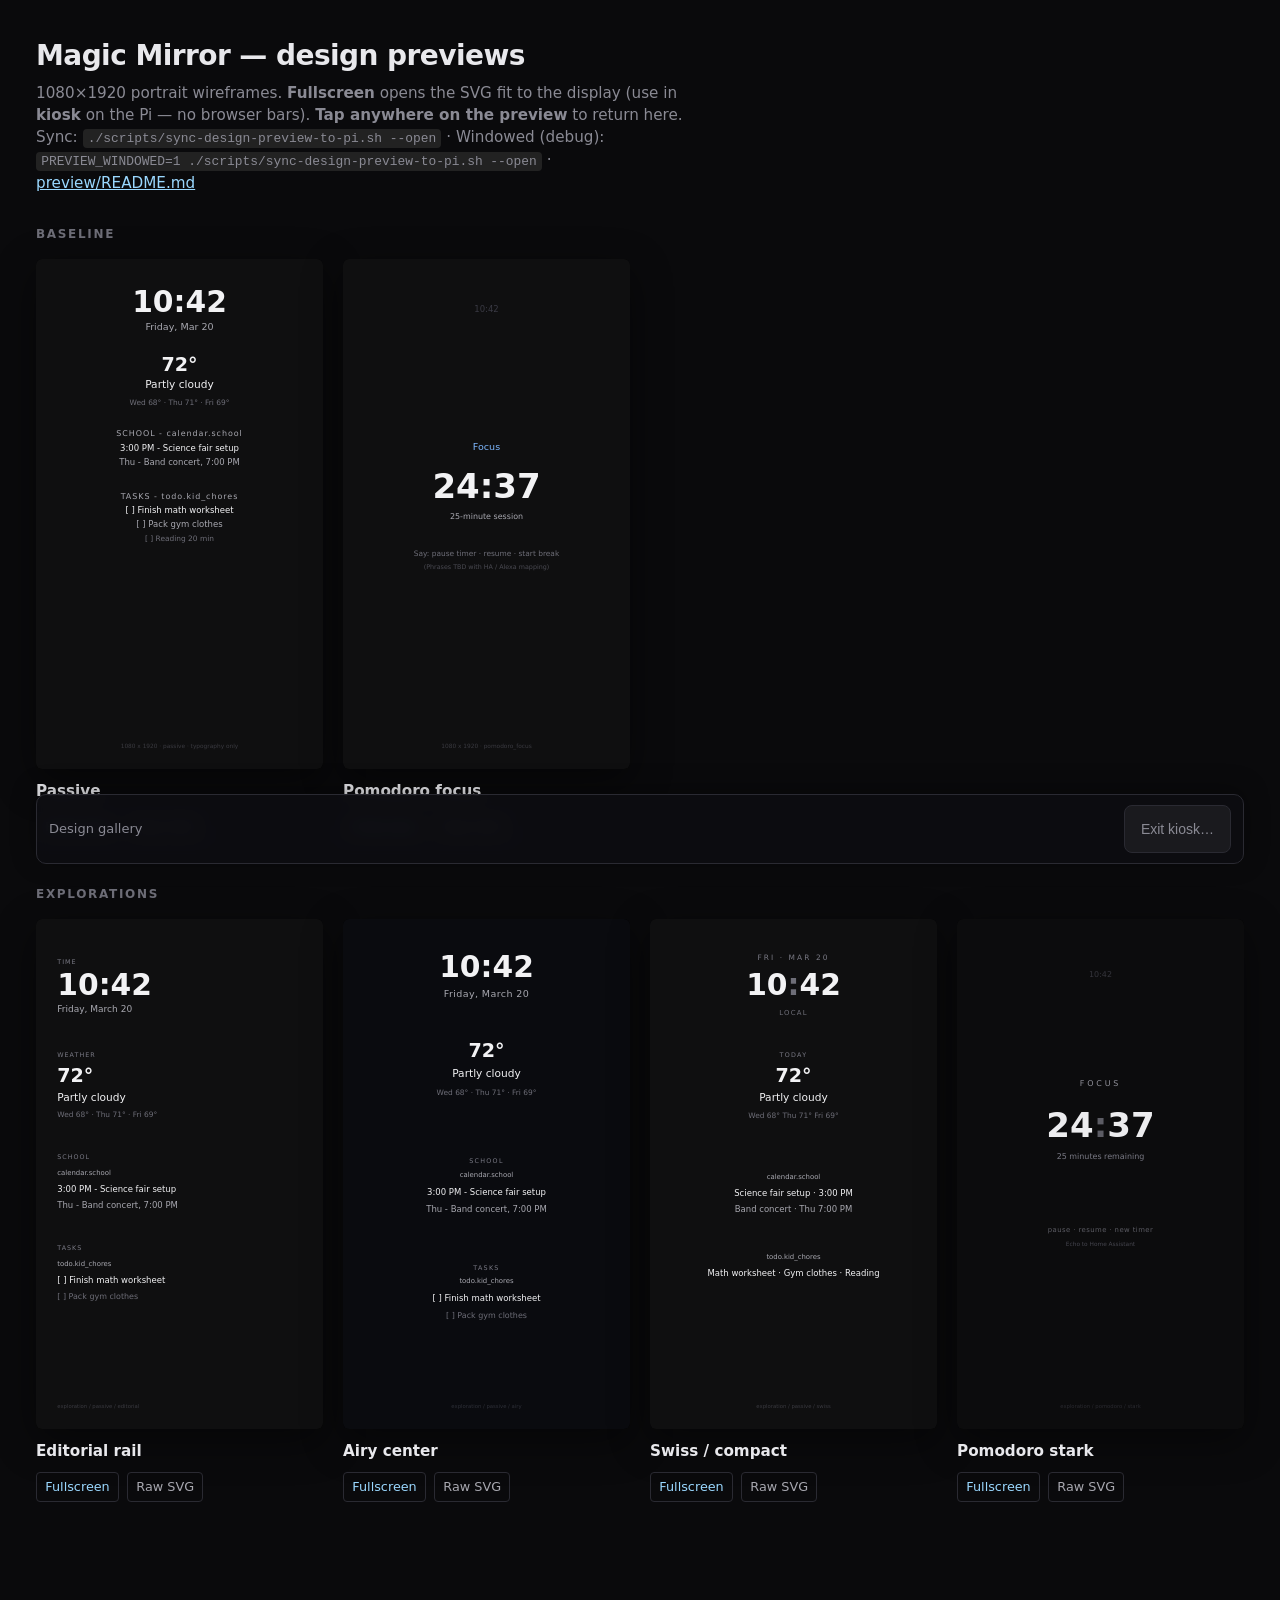
<file: docs/design/preview/index.html>
<!DOCTYPE html>
<html lang="en">
<head>
  <meta charset="utf-8" />
  <meta name="viewport" content="width=device-width, initial-scale=1" />
  <title>Magic Mirror — design previews</title>
  <link rel="stylesheet" href="preview-dock.css" />
  <style>
    * { box-sizing: border-box; }
    body {
      margin: 0;
      background: #0a0a0c;
      color: #e8e8ec;
      font-family: system-ui, -apple-system, "Segoe UI", sans-serif;
      line-height: 1.45;
      padding: clamp(1rem, 3vw, 2rem);
      padding-left: max(clamp(1rem, 3vw, 2rem), var(--preview-frame-inset));
      padding-right: max(clamp(1rem, 3vw, 2rem), var(--preview-frame-inset));
      padding-top: max(clamp(1rem, 3vw, 2rem), var(--preview-frame-inset));
    }
    h1 {
      font-size: clamp(1.35rem, 4vw, 1.75rem);
      font-weight: 600;
      letter-spacing: -0.02em;
      margin: 0 0 0.35rem;
    }
    .sub {
      color: #8a8a94;
      font-size: 0.95rem;
      max-width: 42rem;
      margin: 0 0 2rem;
    }
    .sub a { color: #9ad8ff; }
    section {
      margin-bottom: 2.75rem;
    }
    section h2 {
      font-size: 0.75rem;
      font-weight: 600;
      letter-spacing: 0.14em;
      text-transform: uppercase;
      color: #6e6e78;
      margin: 0 0 1rem;
    }
    .grid {
      display: grid;
      grid-template-columns: repeat(auto-fill, minmax(260px, 1fr));
      gap: 1.25rem;
    }
    article {
      display: flex;
      flex-direction: column;
      gap: 0.65rem;
    }
    .frame {
      aspect-ratio: 1080 / 1920;
      width: 100%;
      max-height: min(72vh, 920px);
      margin: 0 auto;
      background: #000;
      border-radius: 6px;
      overflow: hidden;
      box-shadow: 0 12px 40px rgba(0,0,0,0.45);
    }
    .frame img {
      width: 100%;
      height: 100%;
      object-fit: contain;
      display: block;
      vertical-align: top;
    }
    .meta {
      display: flex;
      flex-wrap: wrap;
      align-items: baseline;
      gap: 0.5rem 0.75rem;
    }
    .meta strong {
      font-size: 0.95rem;
      font-weight: 600;
    }
    .actions {
      display: flex;
      flex-wrap: wrap;
      gap: 0.5rem;
    }
    .actions a {
      font-size: 0.8rem;
      color: #9ad8ff;
      text-decoration: none;
      padding: 0.35em 0.65em;
      border: 1px solid #2a2a32;
      border-radius: 4px;
    }
    .actions a:hover {
      border-color: #4a4a58;
      background: rgba(255,255,255,0.04);
    }
    .actions a.secondary { color: #a8a8b0; }
  </style>
</head>
<body class="preview-has-dock">
  <h1>Magic Mirror — design previews</h1>
  <p class="sub">
    1080×1920 portrait wireframes. <strong>Fullscreen</strong> opens the SVG fit to the display (use in <strong>kiosk</strong> on the Pi — no browser bars). <strong>Tap anywhere on the preview</strong> to return here.
    Sync: <code style="background:#222;padding:0.15em 0.4em;border-radius:4px;font-size:0.85em">./scripts/sync-design-preview-to-pi.sh --open</code>
    · Windowed (debug): <code style="background:#222;padding:0.15em 0.4em;border-radius:4px;font-size:0.85em">PREVIEW_WINDOWED=1 ./scripts/sync-design-preview-to-pi.sh --open</code>
    · <a href="README.md">preview/README.md</a>
  </p>

  <section>
    <h2>Baseline</h2>
    <div class="grid">
      <article>
        <div class="frame"><img src="../layout-1080x1920-passive.svg" alt="Passive baseline" width="1080" height="1920" loading="lazy" /></div>
        <div class="meta"><strong>Passive</strong></div>
        <div class="actions">
          <a href="viewer.html?src=../layout-1080x1920-passive.svg">Fullscreen</a>
          <a class="secondary" href="../layout-1080x1920-passive.svg" target="_blank" rel="noopener">Raw SVG</a>
        </div>
      </article>
      <article>
        <div class="frame"><img src="../layout-1080x1920-pomodoro.svg" alt="Pomodoro baseline" width="1080" height="1920" loading="lazy" /></div>
        <div class="meta"><strong>Pomodoro focus</strong></div>
        <div class="actions">
          <a href="viewer.html?src=../layout-1080x1920-pomodoro.svg">Fullscreen</a>
          <a class="secondary" href="../layout-1080x1920-pomodoro.svg" target="_blank" rel="noopener">Raw SVG</a>
        </div>
      </article>
    </div>
  </section>

  <section>
    <h2>Explorations</h2>
    <div class="grid">
      <article>
        <div class="frame"><img src="../exploration-passive-editorial.svg" alt="Editorial rail" width="1080" height="1920" loading="lazy" /></div>
        <div class="meta"><strong>Editorial rail</strong></div>
        <div class="actions">
          <a href="viewer.html?src=../exploration-passive-editorial.svg">Fullscreen</a>
          <a class="secondary" href="../exploration-passive-editorial.svg" target="_blank" rel="noopener">Raw SVG</a>
        </div>
      </article>
      <article>
        <div class="frame"><img src="../exploration-passive-airy.svg" alt="Airy center" width="1080" height="1920" loading="lazy" /></div>
        <div class="meta"><strong>Airy center</strong></div>
        <div class="actions">
          <a href="viewer.html?src=../exploration-passive-airy.svg">Fullscreen</a>
          <a class="secondary" href="../exploration-passive-airy.svg" target="_blank" rel="noopener">Raw SVG</a>
        </div>
      </article>
      <article>
        <div class="frame"><img src="../exploration-passive-swiss.svg" alt="Swiss compact" width="1080" height="1920" loading="lazy" /></div>
        <div class="meta"><strong>Swiss / compact</strong></div>
        <div class="actions">
          <a href="viewer.html?src=../exploration-passive-swiss.svg">Fullscreen</a>
          <a class="secondary" href="../exploration-passive-swiss.svg" target="_blank" rel="noopener">Raw SVG</a>
        </div>
      </article>
      <article>
        <div class="frame"><img src="../exploration-pomodoro-stark.svg" alt="Pomodoro stark" width="1080" height="1920" loading="lazy" /></div>
        <div class="meta"><strong>Pomodoro stark</strong></div>
        <div class="actions">
          <a href="viewer.html?src=../exploration-pomodoro-stark.svg">Fullscreen</a>
          <a class="secondary" href="../exploration-pomodoro-stark.svg" target="_blank" rel="noopener">Raw SVG</a>
        </div>
      </article>
    </div>
  </section>

  <footer class="preview-dock" id="preview-dock" aria-label="Preview controls">
    <div class="preview-dock-row">
      <span style="color:var(--preview-muted);font-size:13px">Design gallery</span>
      <button type="button" class="preview-dock-btn secondary" id="exit-help-btn">Exit kiosk…</button>
    </div>
    <div id="exit-panel" hidden>
      <p>Web pages cannot close Chromium in <strong>kiosk</strong> mode. Use one of:</p>
      <p><strong>From your Mac</strong> (copy command):</p>
      <pre><code>ssh pi@mirror-pi4.local 'pkill -f chromium || pkill -f chromium-browser || true'</code></pre>
      <p><strong>USB keyboard</strong> on the Pi: <strong>Alt+F4</strong> (may vary by desktop).</p>
      <p><strong>Windowed preview</strong> (browser chrome back):</p>
      <pre><code>PREVIEW_WINDOWED=1 ./scripts/sync-design-preview-to-pi.sh --open</code></pre>
      <p><strong>Wood frame</strong> overlaps ~20–30px of the LCD — keep tappable controls inside the inset dock (see <code>preview-dock.css</code> / <code>tokens.md</code>).</p>
    </div>
  </footer>
  <script src="preview-dock.js"></script>
</body>
</html>
</file>
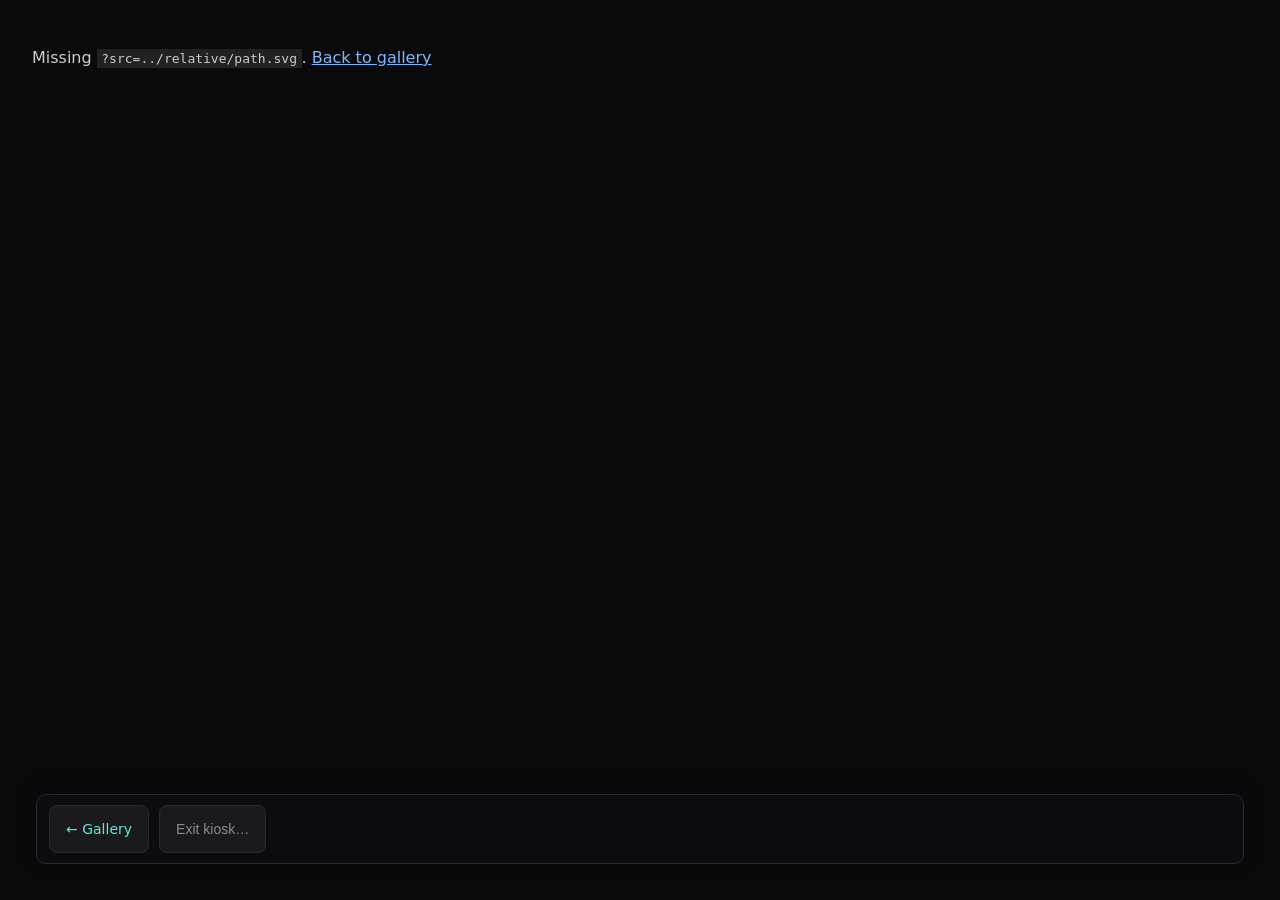
<file: docs/design/preview/viewer.html>
<!DOCTYPE html>
<html lang="en">
<head>
  <meta charset="utf-8" />
  <meta name="viewport" content="width=device-width, initial-scale=1" />
  <title>Design preview — fullscreen</title>
  <link rel="stylesheet" href="preview-dock.css" />
  <style>
    * { box-sizing: border-box; }
    html, body {
      margin: 0;
      height: 100%;
      background: #0a0a0c;
      overflow: hidden;
    }
    .viewer-stage {
      position: fixed;
      top: 0;
      left: 0;
      right: 0;
      bottom: calc(88px + var(--preview-frame-inset));
      /* Stacking context for tap layer over <object> (SVG often eats clicks). */
    }
    .viewer-stage object,
    .viewer-stage img {
      display: block;
      width: 100%;
      height: 100%;
      object-fit: contain;
      position: relative;
      z-index: 0;
    }
    /* Full-area hit target: kiosk + wood frame often hide the bottom dock. */
    .viewer-tap-gallery {
      position: absolute;
      inset: 0;
      z-index: 1;
      cursor: pointer;
      text-decoration: none;
      color: transparent;
      -webkit-tap-highlight-color: transparent;
    }
    .viewer-tap-hint {
      position: absolute;
      top: max(12px, var(--preview-frame-inset));
      left: 50%;
      transform: translateX(-50%);
      z-index: 2;
      pointer-events: none;
      font-size: 13px;
      color: rgba(160, 160, 170, 0.75);
      font-family: system-ui, sans-serif;
      letter-spacing: 0.04em;
      white-space: nowrap;
    }
    .err {
      color: #ccc;
      font-family: system-ui, sans-serif;
      padding: 2rem;
      max-width: 40rem;
    }
    .err code { background: #222; padding: 0.15em 0.35em; }
  </style>
</head>
<body>
  <div class="viewer-stage" id="viewer-stage">
    <object id="svg" type="image/svg+xml" data="" aria-label="SVG preview">
      <div class="err">SVG failed to load. Open from <code>preview/index.html</code> or check the <code>?src=</code> path.</div>
    </object>
    <a href="index.html" class="viewer-tap-gallery" id="viewer-tap-gallery" aria-label="Back to gallery — tap anywhere on the preview"></a>
    <div class="viewer-tap-hint" id="viewer-tap-hint" aria-hidden="true">Tap anywhere for gallery</div>
  </div>

  <footer class="preview-dock" id="preview-dock" aria-label="Preview controls">
    <div class="preview-dock-row">
      <div class="preview-dock-row-main">
        <a href="index.html" class="preview-dock-btn" id="dock-gallery" hidden>← Gallery</a>
        <button type="button" class="preview-dock-btn secondary" id="exit-help-btn">Exit kiosk…</button>
      </div>
    </div>
    <div id="exit-panel" hidden>
      <p>Web pages cannot close Chromium in <strong>kiosk</strong> mode. Use one of:</p>
      <p><strong>From your Mac</strong> (copy command):</p>
      <pre><code>ssh pi@mirror-pi4.local 'pkill -f chromium || pkill -f chromium-browser || true'</code></pre>
      <p><strong>USB keyboard</strong> on the Pi: <strong>Alt+F4</strong> (may vary by desktop).</p>
      <p><strong>Windowed preview</strong> (browser chrome):</p>
      <pre><code>PREVIEW_WINDOWED=1 ./scripts/sync-design-preview-to-pi.sh --open</code></pre>
      <p><strong>Wood frame</strong> ~20–30px overlap — <strong>tap anywhere on the SVG preview</strong> to return to the gallery, or use <strong>← Gallery</strong> in the dock when visible.</p>
    </div>
  </footer>

  <script src="preview-dock.js"></script>
  <script>
    (function () {
      var q = new URLSearchParams(location.search);
      var src = q.get("src");
      var el = document.getElementById("svg");
      var stage = document.getElementById("viewer-stage");
      if (!src) {
        stage.innerHTML = '<p class="err">Missing <code>?src=../relative/path.svg</code>. <a href="index.html" style="color:#7eb8ff">Back to gallery</a></p>';
        return;
      }
      el.setAttribute("data", src);
      document.title = decodeURIComponent(src.split("/").pop() || "Preview");
    })();
  </script>
</body>
</html>
</file>
<file: docs/design/preview/preview-dock.css>
/* Shared chrome for Pi design preview (kiosk-safe: in-page nav + exit help). */
:root {
  /* Wood frame overlaps ~20–30px of the LCD; keep controls inside this inset. */
  --preview-frame-inset: 36px;
  --preview-dock-bg: rgba(14, 14, 18, 0.92);
  --preview-dock-border: #2a2a32;
  /* Teal-leaning accent — aligns with docs/design/inspiration-dashboard-ui.md (dashboard reference) */
  --preview-accent: #5eead4;
  --preview-muted: #8a8a94;
}

.preview-dock {
  position: fixed;
  z-index: 9999;
  left: var(--preview-frame-inset);
  right: var(--preview-frame-inset);
  bottom: var(--preview-frame-inset);
  max-width: 100%;
  margin: 0 auto;
  padding: 10px 12px;
  background: var(--preview-dock-bg);
  border: 1px solid var(--preview-dock-border);
  border-radius: 10px;
  backdrop-filter: blur(8px);
  font-family: system-ui, -apple-system, "Segoe UI", sans-serif;
  font-size: 14px;
  color: #e8e8ec;
  box-shadow: 0 -4px 24px rgba(0, 0, 0, 0.35);
}

.preview-dock-row {
  display: flex;
  flex-wrap: wrap;
  align-items: center;
  gap: 10px;
  justify-content: space-between;
}

.preview-dock-row-main {
  display: flex;
  flex-wrap: wrap;
  gap: 10px;
  align-items: center;
}

.preview-dock-btn {
  appearance: none;
  border: 1px solid var(--preview-dock-border);
  background: rgba(255, 255, 255, 0.06);
  color: var(--preview-accent);
  padding: 12px 16px;
  min-height: 48px;
  border-radius: 8px;
  font-size: 14px;
  font-weight: 500;
  cursor: pointer;
  text-decoration: none;
  display: inline-flex;
  align-items: center;
  justify-content: center;
}

a.preview-dock-btn { color: var(--preview-accent); }

.preview-dock-btn:hover,
.preview-dock-btn:focus-visible {
  background: rgba(255, 255, 255, 0.1);
  border-color: #4a4a58;
  outline: none;
}

.preview-dock-btn.secondary {
  color: var(--preview-muted);
}

#exit-panel {
  margin-top: 12px;
  padding-top: 12px;
  border-top: 1px solid var(--preview-dock-border);
  font-size: 13px;
  line-height: 1.5;
  color: var(--preview-muted);
}

#exit-panel[hidden] {
  display: none !important;
}

#exit-panel code,
#exit-panel pre {
  font-size: 12px;
  background: #1a1a1f;
  border: 1px solid #2a2a32;
  border-radius: 6px;
  padding: 10px 12px;
  overflow-x: auto;
  display: block;
  margin: 8px 0 0;
  color: #d0d0d8;
  user-select: all;
  white-space: pre-wrap;
  word-break: break-all;
}

#exit-panel p {
  margin: 0 0 6px;
}

#exit-panel p + p {
  margin-top: 10px;
}

body.preview-has-dock {
  padding-bottom: calc(120px + var(--preview-frame-inset));
}
</file>
